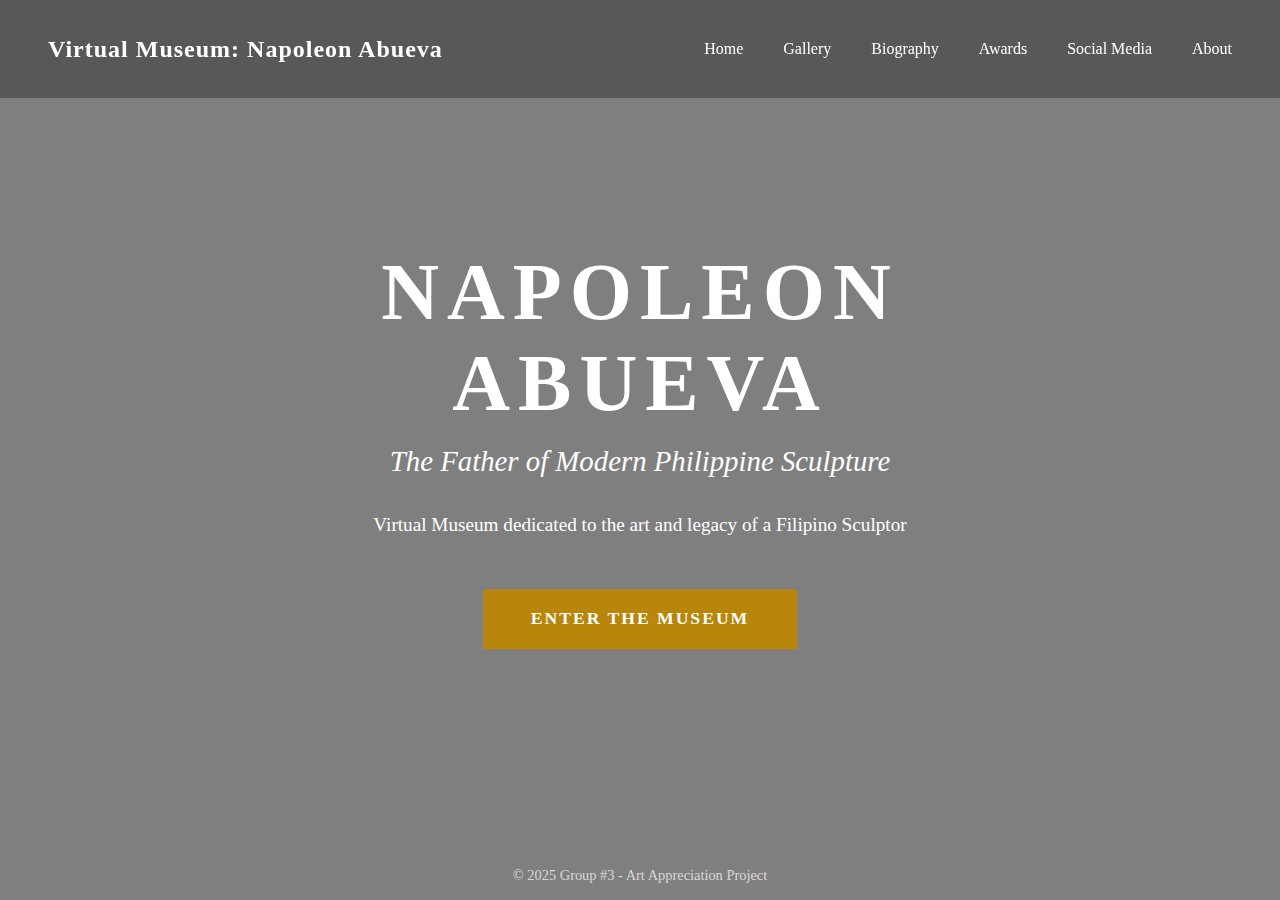
<file: index.html>
<!DOCTYPE html>
<html lang="en">
<head>
    <meta charset="UTF-8">
    <meta name="viewport" content="width=device-width, initial-scale=1.0">
    <title>Redirecting…</title>
    <meta http-equiv="refresh" content="0; url=src/html/index.html">
    <script>
        window.location.replace('src/html/index.html');
    </script>
</head>
<body>
    <p>If you are not redirected, <a href="src/html/index.html">click here</a>.</p>
</body>
</html>
</file>
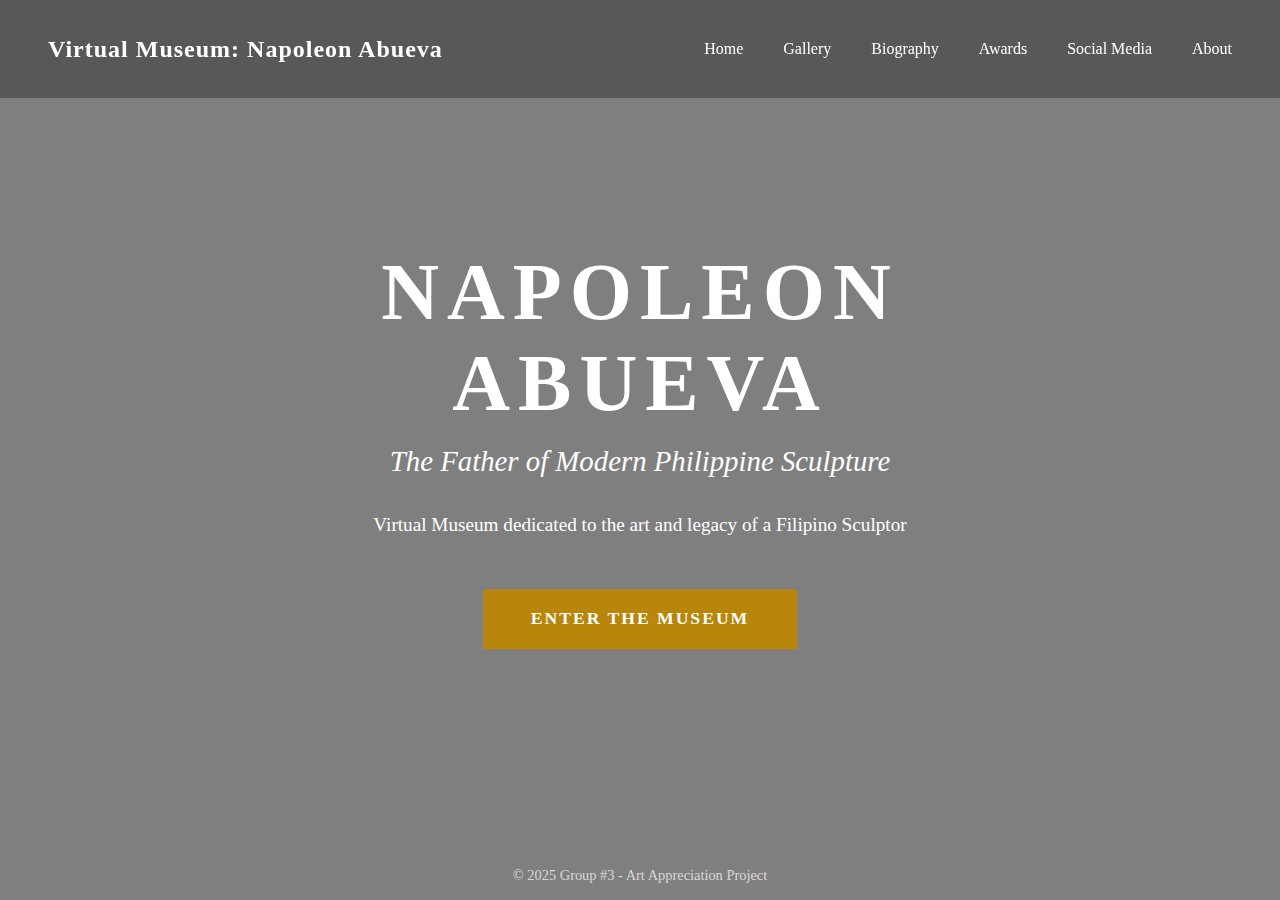
<file: src/html/index.html>
<!DOCTYPE html>
<html lang="en">
<head>
    <meta charset="UTF-8">
    <meta name="viewport" content="width=device-width, initial-scale=1.0">
    <title>Virtual Museum: Napoleon Abueva</title>
    <link rel="stylesheet" href="../css/style.css">
</head>
<body>
    <div class="hero-section">
        <header>
            <div class="logo">Virtual Museum: Napoleon Abueva</div>
            <nav>
                <a href="index.html">Home</a>
                <a href="gallery.html">Gallery</a>
                <a href="biography.html">Biography</a>
                <a href="awards.html">Awards</a>
                <a href="#social">Social Media</a>
                <a href="#about">About</a>
            </nav>
        </header>

        <div class="hero-content">
            <h1 class="hero-title">NAPOLEON ABUEVA</h1>
            <p class="hero-subtitle">The Father of Modern Philippine Sculpture</p>
            <p class="hero-description">Virtual Museum dedicated to the art and legacy of a Filipino Sculptor</p>
            <a href="gallery.html" class="cta-button">
                <span>ENTER THE MUSEUM</span>
            </a>
        </div>

        <footer>© 2025 Group #3 - Art Appreciation Project</footer>
    </div>

    <script src="../js/script.js"></script>
</body>
</html>
</file>
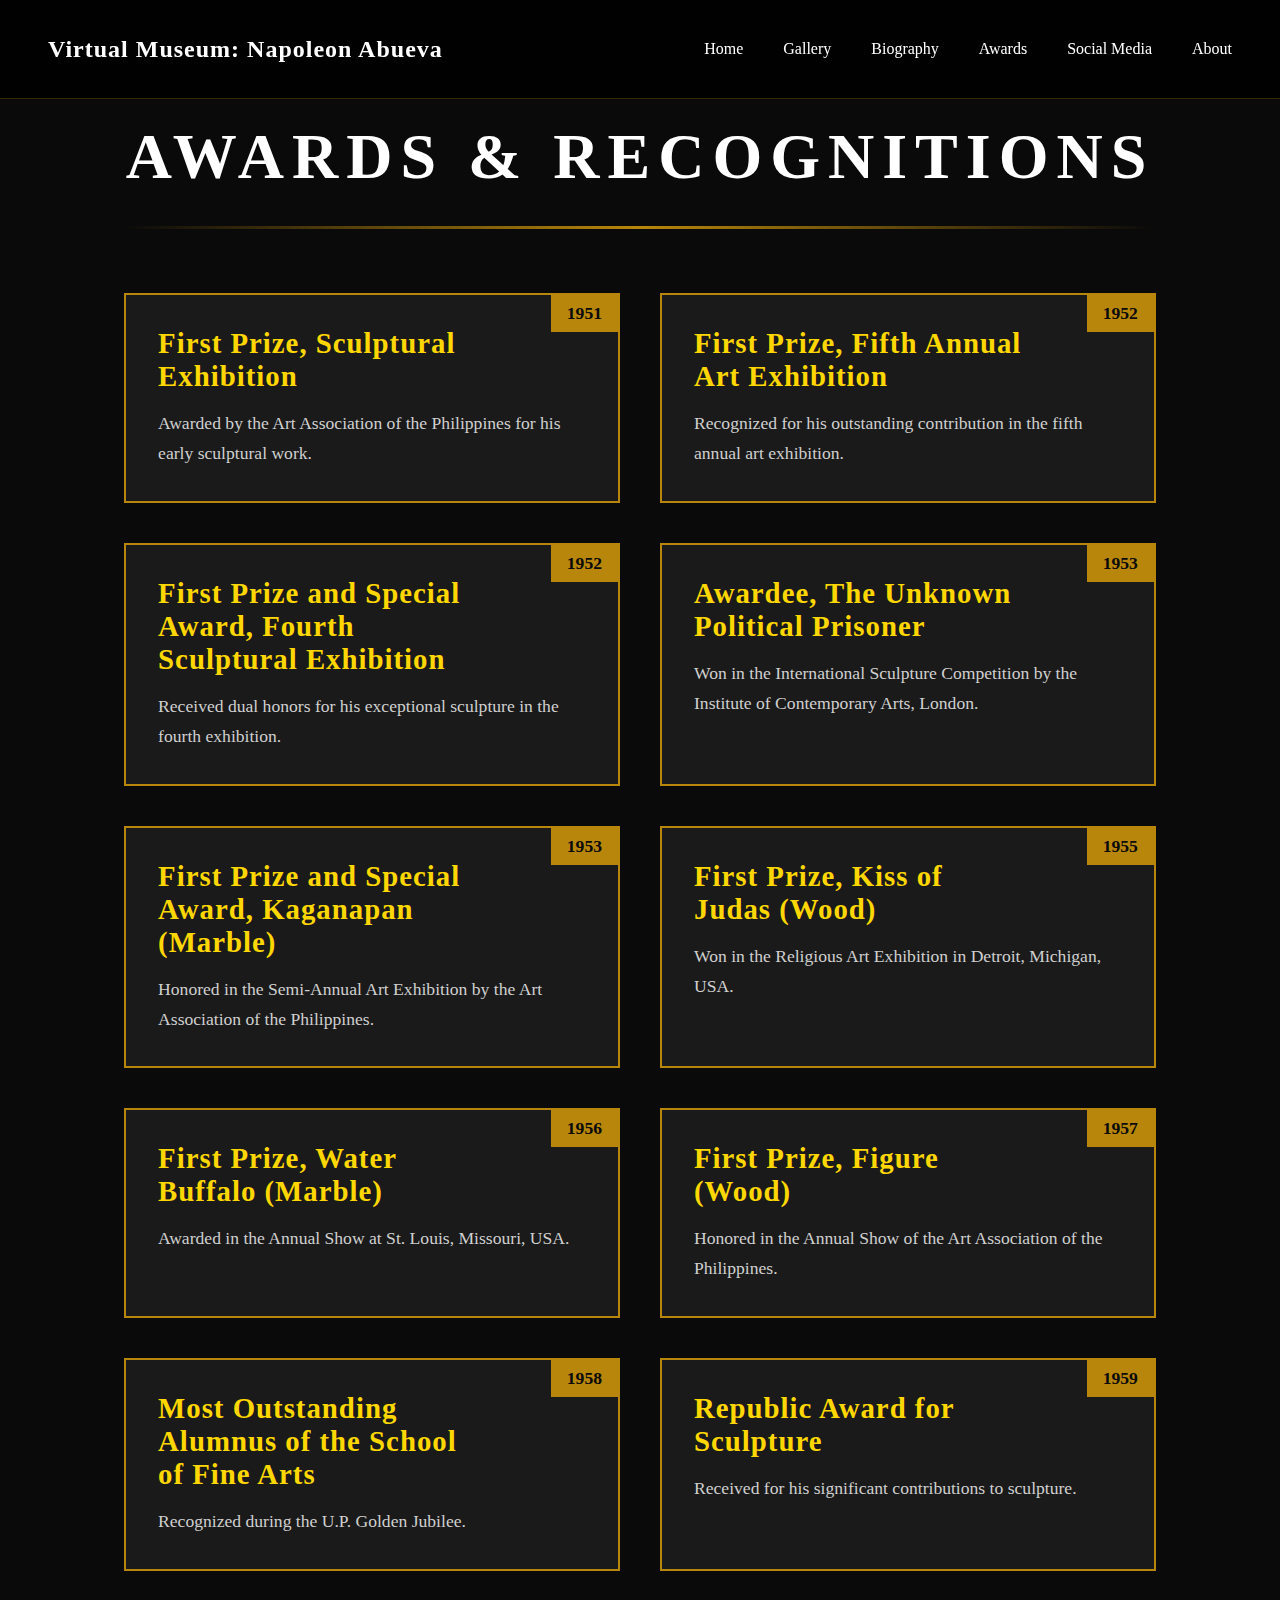
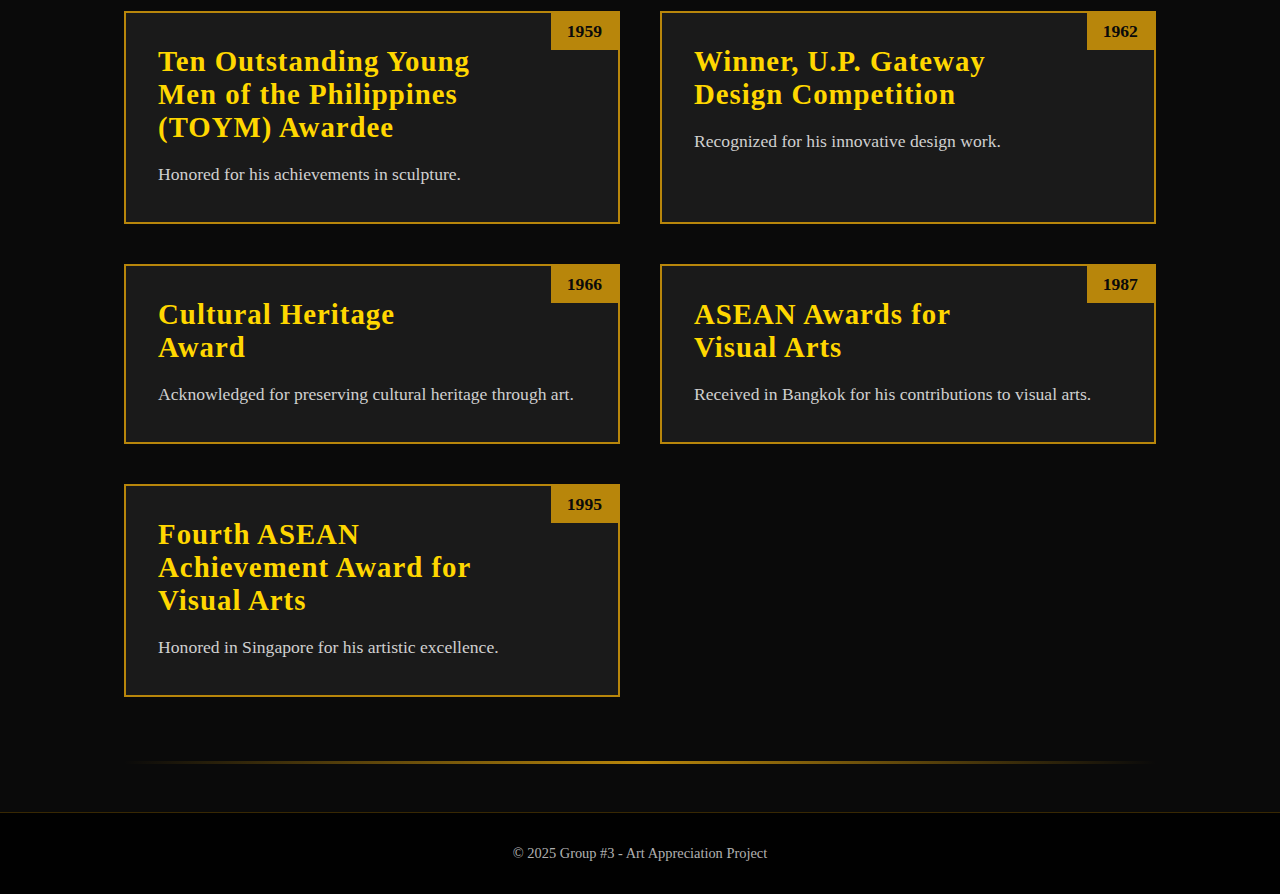
<file: src/html/awards.html>
<!DOCTYPE html>
<html lang="en">
<head>
    <meta charset="UTF-8">
    <meta name="viewport" content="width=device-width, initial-scale=1.0">
    <title>Awards - Virtual Museum: Napoleon Abueva</title>
    <link rel="stylesheet" href="../css/awards.css">
</head>
<body>
    <!-- Header Navigation -->
    <header>
        <div class="logo">Virtual Museum: Napoleon Abueva</div>
        <nav>
            <a href="index.html">Home</a>
            <a href="gallery.html">Gallery</a>
            <a href="biography.html">Biography</a>
            <a href="awards.html">Awards</a>
            <a href="SocMed.html">Social Media</a>
            <a href="about.html">About</a>
        </nav>
    </header>

    <!-- Awards Section -->
    <div class="awards-container">
        <!-- Title with decorative line -->
        <div class="awards-header">
            <h1>AWARDS & RECOGNITIONS</h1>
            <div class="header-line"></div>
        </div>

        <!-- Awards Grid -->
        <div class="awards-grid">
            <!-- Award 1 -->
            <div class="award-card">
                <div class="award-year">1951</div>
                <h3 class="award-title">First Prize, Sculptural Exhibition</h3>
                <p class="award-description">Awarded by the Art Association of the Philippines for his early sculptural work.</p>
            </div>

            <!-- Award 2 -->
            <div class="award-card">
                <div class="award-year">1952</div>
                <h3 class="award-title">First Prize, Fifth Annual Art Exhibition</h3>
                <p class="award-description">Recognized for his outstanding contribution in the fifth annual art exhibition.</p>
            </div>

            <!-- Award 3 -->
            <div class="award-card">
                <div class="award-year">1952</div>
                <h3 class="award-title">First Prize and Special Award, Fourth Sculptural Exhibition</h3>
                <p class="award-description">Received dual honors for his exceptional sculpture in the fourth exhibition.</p>
            </div>

            <!-- Award 4 -->
            <div class="award-card">
                <div class="award-year">1953</div>
                <h3 class="award-title">Awardee, The Unknown Political Prisoner</h3>
                <p class="award-description">Won in the International Sculpture Competition by the Institute of Contemporary Arts, London.</p>
            </div>

            <!-- Award 5 -->
            <div class="award-card">
                <div class="award-year">1953</div>
                <h3 class="award-title">First Prize and Special Award, Kaganapan (Marble)</h3>
                <p class="award-description">Honored in the Semi-Annual Art Exhibition by the Art Association of the Philippines.</p>
            </div>

            <!-- Award 6 -->
            <div class="award-card">
                <div class="award-year">1955</div>
                <h3 class="award-title">First Prize, Kiss of Judas (Wood)</h3>
                <p class="award-description">Won in the Religious Art Exhibition in Detroit, Michigan, USA.</p>
            </div>

            <!-- Award 7 -->
            <div class="award-card">
                <div class="award-year">1956</div>
                <h3 class="award-title">First Prize, Water Buffalo (Marble)</h3>
                <p class="award-description">Awarded in the Annual Show at St. Louis, Missouri, USA.</p>
            </div>

            <!-- Award 8 -->
            <div class="award-card">
                <div class="award-year">1957</div>
                <h3 class="award-title">First Prize, Figure (Wood)</h3>
                <p class="award-description">Honored in the Annual Show of the Art Association of the Philippines.</p>
            </div>

            <!-- Award 9 -->
            <div class="award-card">
                <div class="award-year">1958</div>
                <h3 class="award-title">Most Outstanding Alumnus of the School of Fine Arts</h3>
                <p class="award-description">Recognized during the U.P. Golden Jubilee.</p>
            </div>

            <!-- Award 10 -->
            <div class="award-card">
                <div class="award-year">1959</div>
                <h3 class="award-title">Republic Award for Sculpture</h3>
                <p class="award-description">Received for his significant contributions to sculpture.</p>
            </div>

            <!-- Award 11 -->
            <div class="award-card">
                <div class="award-year">1959</div>
                <h3 class="award-title">Ten Outstanding Young Men of the Philippines (TOYM) Awardee</h3>
                <p class="award-description">Honored for his achievements in sculpture.</p>
            </div>

            <!-- Award 12 -->
            <div class="award-card">
                <div class="award-year">1962</div>
                <h3 class="award-title">Winner, U.P. Gateway Design Competition</h3>
                <p class="award-description">Recognized for his innovative design work.</p>
            </div>

            <!-- Award 13 -->
            <div class="award-card">
                <div class="award-year">1966</div>
                <h3 class="award-title">Cultural Heritage Award</h3>
                <p class="award-description">Acknowledged for preserving cultural heritage through art.</p>
            </div>

            <!-- Award 14 -->
            <div class="award-card">
                <div class="award-year">1987</div>
                <h3 class="award-title">ASEAN Awards for Visual Arts</h3>
                <p class="award-description">Received in Bangkok for his contributions to visual arts.</p>
            </div>

            <!-- Award 15 -->
            <div class="award-card">
                <div class="award-year">1995</div>
                <h3 class="award-title">Fourth ASEAN Achievement Award for Visual Arts</h3>
                <p class="award-description">Honored in Singapore for his artistic excellence.</p>
            </div>
        </div>

        <!-- Bottom decorative line -->
        <div class="footer-line"></div>
    </div>

    <!-- Footer -->
    <footer>© 2025 Group #3 - Art Appreciation Project</footer>

     <script src="../js/awards.js"></script>
</body>
</html>
</file>
<file: src/css/style.css>
* {
    margin: 0;
    padding: 0;
    box-sizing: border-box;
}

body {
    font-family: 'Georgia', serif;
    overflow-x: hidden;
}

.hero-section {
    position: relative;
    width: 100%;
    height: 100vh;
    background: linear-gradient(rgba(0, 0, 0, 0.5), rgba(0, 0, 0, 0.5)),
                url('https://images.unsplash.com/photo-1582555172866-f73bb12a2ab3?w=1920&h=1080&fit=crop') center/cover;
    display: flex;
    flex-direction: column;
    align-items: center;
    justify-content: center;
    color: white;
}

header {
    position: absolute;
    top: 0;
    left: 0;
    right: 0;
    display: flex;
    justify-content: space-between;
    align-items: center;
    padding: 2rem 3rem;
    background: rgba(0, 0, 0, 0.3);
    backdrop-filter: blur(10px);
    z-index: 10;
}

.logo {
    font-size: 1.5rem;
    font-weight: bold;
    letter-spacing: 1px;
}

nav {
    display: flex;
    gap: 2.5rem;
}

nav a {
    color: white;
    text-decoration: none;
    font-size: 1rem;
    position: relative;
    transition: all 0.3s ease;
    padding: 0.5rem 0;
}

nav a::after {
    content: '';
    position: absolute;
    bottom: 0;
    left: 50%;
    transform: translateX(-50%);
    width: 0;
    height: 2px;
    background: white;
    transition: width 0.3s ease;
}

nav a:hover {
    text-shadow: 0 0 20px rgba(255, 255, 255, 0.8),
                 0 0 40px rgba(255, 255, 255, 0.6);
}

nav a:hover::after {
    width: 100%;
}

.hero-content {
    text-align: center;
    max-width: 900px;
    padding: 2rem;
    animation: fadeIn 1.5s ease-in;
}

@keyframes fadeIn {
    from {
        opacity: 0;
        transform: translateY(30px);
    }
    to {
        opacity: 1;
        transform: translateY(0);
    }
}

.hero-title {
    font-size: 5rem;
    font-weight: bold;
    letter-spacing: 8px;
    margin-bottom: 1rem;
    text-transform: uppercase;
}

.hero-subtitle {
    font-size: 1.8rem;
    font-style: italic;
    margin-bottom: 2rem;
    font-weight: 300;
}

.hero-description {
    font-size: 1.2rem;
    margin-bottom: 3rem;
    line-height: 1.6;
}

.cta-button {
    display: inline-block;
    padding: 1.2rem 3rem;
    background: #b8860b;
    color: white;
    text-decoration: none;
    font-size: 1.1rem;
    font-weight: bold;
    letter-spacing: 2px;
    text-transform: uppercase;
    border: none;
    cursor: pointer;
    transition: all 0.4s ease;
    position: relative;
    overflow: hidden;
}

/*Left to right highlight (dating circular)*/
.cta-button::before {
    content: '';
    position: absolute;
    top: 0;
    left: 0;
    width: 0;
    height: 100%;
    background: linear-gradient(90deg, #ffd700 0%, #b8860b 100%);
    opacity: 0.7;
    z-index: 0;
    transition: width 0.4s cubic-bezier(0.4, 0, 0.2, 1);
}

.cta-button:hover::before {
    width: 100%;
}

/*Glow effect to (Tinanggal ko kasi ang pangit pala hehe*/
.cta-button:hover {
    box-shadow: 0 0 10px rgba(184, 134, 11, 0.4),
                0 0 20px rgba(184, 134, 11, 0.2);
    transform: scale(1.05);
}

.cta-button span {
    position: relative;
    z-index: 1;
}

footer {
    position: absolute;
    bottom: 1rem;
    left: 50%;
    transform: translateX(-50%);
    font-size: 0.9rem;
    color: rgba(255, 255, 255, 0.7);
}

@media (max-width: 768px) {
    .hero-title {
        font-size: 3rem;
        letter-spacing: 4px;
    }

    .hero-subtitle {
        font-size: 1.3rem;
    }

    nav {
        gap: 1rem;
        flex-wrap: wrap;
    }

    nav a {
        font-size: 0.9rem;
    }

    header {
        padding: 1.5rem;
        flex-direction: column;
        gap: 1rem;
    }

    .logo {
        font-size: 1.2rem;
    }
}
</file>
<file: src/css/awards.css>
/* ========================================
   RESET STYLES
   ======================================== */
   * {
    margin: 0;
    padding: 0;
    box-sizing: border-box;
}

/* ========================================
   BODY STYLES
   ======================================== */
body {
    font-family: 'Georgia', serif;
    background: #0a0a0a;
    color: #fff;
    overflow-x: hidden;
    min-height: 100vh;
    display: flex;
    flex-direction: column;
}

/* ========================================
   HEADER STYLES
   ======================================== */
header {
    position: fixed;
    top: 0;
    left: 0;
    right: 0;
    display: flex;
    justify-content: space-between;
    align-items: center;
    padding: 2rem 3rem;
    background: rgba(0, 0, 0, 0.9);
    backdrop-filter: blur(10px);
    z-index: 100;
    border-bottom: 1px solid rgba(184, 134, 11, 0.3);
}

.logo {
    font-size: 1.5rem;
    font-weight: bold;
    letter-spacing: 1px;
}

nav {
    display: flex;
    gap: 2.5rem;
}

nav a {
    color: white;
    text-decoration: none;
    font-size: 1rem;
    position: relative;
    transition: all 0.3s ease;
    padding: 0.5rem 0;
}

nav a::after {
    content: '';
    position: absolute;
    bottom: 0;
    left: 50%;
    transform: translateX(-50%);
    width: 0;
    height: 2px;
    background: #b8860b;
    transition: width 0.3s ease;
}

nav a:hover::after {
    width: 100%;
}

/* ========================================
   AWARDS CONTAINER
   ======================================== */
.awards-container {
    max-width: 1200px;
    margin: 0 auto;
    padding: 120px 3rem 3rem;
    flex: 1;
}

/* ========================================
   AWARDS HEADER
   ======================================== */
.awards-header {
    text-align: center;
    margin-bottom: 4rem;
}

.awards-header h1 {
    font-size: 4rem;
    letter-spacing: 8px;
    margin-bottom: 2rem;
    font-weight: bold;
    animation: fadeIn 1s ease-out;
}

.header-line {
    width: 100%;
    height: 3px;
    background: linear-gradient(90deg, transparent, #b8860b, transparent);
    margin: 0 auto;
}

/* ========================================
   AWARDS GRID
   ======================================== */
.awards-grid {
    display: grid;
    grid-template-columns: repeat(auto-fit, minmax(350px, 1fr));
    gap: 2.5rem;
    margin-bottom: 4rem;
}

/* ========================================
   AWARD CARD
   ======================================== */
.award-card {
    background: #1a1a1a;
    border: 2px solid #b8860b;
    padding: 2rem;
    transition: all 0.4s ease;
    position: relative;
    overflow: hidden;
}

.award-card:hover {
    transform: translateY(-10px);
    box-shadow: 0 15px 40px rgba(216, 179, 78, 0.4);
    border-color: #ffd700;
}

.award-year {
    position: absolute;
    top: 0;
    right: 0;
    background: #b8860b;
    color: #0a0a0a;
    padding: 0.5rem 1rem;
    font-weight: bold;
    font-size: 1.1rem;
}

.award-title {
    font-size: 1.8rem;
    margin-bottom: 1rem;
    letter-spacing: 1px;
    color: #ffd700;
    padding-right: 100px;
}

.award-description {
    font-size: 1.1rem;
    line-height: 1.7;
    color: #d0d0d0;
}

/* ========================================
   FOOTER LINE
   ======================================== */
.footer-line {
    width: 100%;
    height: 3px;
    background: linear-gradient(90deg, transparent, #b8860b, transparent);
    margin: 0 auto;
}

/* ========================================
   FOOTER
   ======================================== */
footer {
    text-align: center;
    padding: 2rem;
    background: rgba(0, 0, 0, 0.9);
    border-top: 1px solid rgba(184, 134, 11, 0.3);
    font-size: 0.9rem;
    color: rgba(255, 255, 255, 0.7);
    margin-top: auto;
}

/* ========================================
   RESPONSIVE DESIGN
   ======================================== */

/* Tablet View */
@media (max-width: 968px) {
    .awards-header h1 {
        font-size: 3rem;
        letter-spacing: 6px;
    }

    .awards-grid {
        grid-template-columns: 1fr;
    }
}

/* Mobile View */
@media (max-width: 768px) {
    header {
        padding: 1.5rem;
        flex-direction: column;
        gap: 1rem;
    }

    nav {
        gap: 1rem;
        flex-wrap: wrap;
        font-size: 0.9rem;
    }

    .awards-container {
        padding: 100px 1.5rem 2rem;
    }

    .awards-header h1 {
        font-size: 2.5rem;
        letter-spacing: 4px;
    }

    .award-card {
        padding: 1.5rem;
    }

    .award-title {
        font-size: 1.5rem;
        padding-right: 80px;
    }

    .award-year {
        font-size: 1rem;
        padding: 0.4rem 0.8rem;
    }
}

/* ========================================
   ANIMATIONS
   ======================================== */
@keyframes fadeIn {
    from { opacity: 0; }
    to { opacity: 1; }
}

.award-card {
    animation: fadeInUp 0.8s ease-out;
}

@keyframes fadeInUp {
    from {
        opacity: 0;
        transform: translateY(30px);
    }
    to {
        opacity: 1;
        transform: translateY(0);
    }
}
</file>
